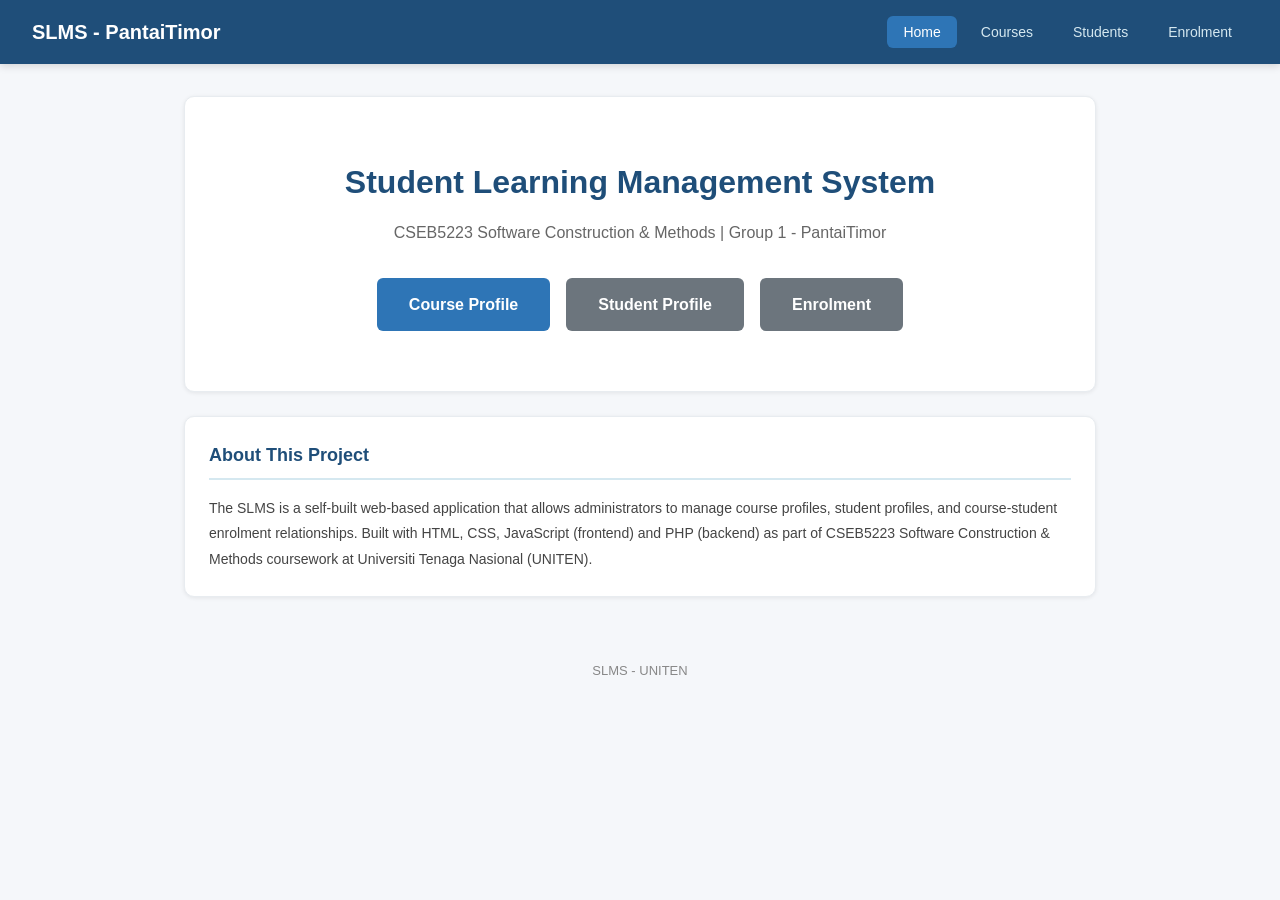
<file: index.html>
<!--
  File: index.html
  Author: Muhammad Ainul Khalis bin Mohd Radzi
  Date: 23/02/2026
  Description: Main entry point / homepage for the SLMS web application.
-->
<!DOCTYPE html>
<html lang="en">
<head>
  <meta charset="UTF-8">
  <meta name="viewport" content="width=device-width, initial-scale=1.0">
  <title>SLMS - Student Learning Management System</title>
  <link rel="stylesheet" href="assets/css/style.css">
</head>
<body>
  <nav class="navbar">
    <a href="index.html" class="navbar-brand">SLMS - PantaiTimor</a>
    <ul class="navbar-nav">
      <li><a href="index.html" class="active">Home</a></li>
      <li><a href="pages/course-profile.html">Courses</a></li>
      <li><a href="pages/student-profile.html">Students</a></li>
      <li><a href="pages/enrolment.html">Enrolment</a></li>
    </ul>
  </nav>
  <div class="container">
    <div class="card" style="text-align: center; padding: 60px 24px;">
      <h1 style="font-size: 32px; color: #1f4e79; margin-bottom: 12px;">Student Learning Management System</h1>
      <p style="font-size: 16px; color: #666; margin-bottom: 32px;">CSEB5223 Software Construction & Methods | Group 1 - PantaiTimor</p>
      <div style="display: flex; justify-content: center; gap: 16px; flex-wrap: wrap;">
        <a href="pages/course-profile.html" class="btn btn-primary" style="padding: 14px 32px; font-size: 16px;">Course Profile</a>
        <a href="pages/student-profile.html" class="btn btn-secondary" style="padding: 14px 32px; font-size: 16px;">Student Profile</a>
        <a href="pages/enrolment.html" class="btn btn-secondary" style="padding: 14px 32px; font-size: 16px;">Enrolment</a>
      </div>
    </div>
    <div class="card">
      <h2 class="card-title">About This Project</h2>
      <p style="font-size: 14px; line-height: 1.8; color: #444;">The SLMS is a self-built web-based application that allows administrators to manage course profiles, student profiles, and course-student enrolment relationships. Built with HTML, CSS, JavaScript (frontend) and PHP (backend) as part of CSEB5223 Software Construction & Methods coursework at Universiti Tenaga Nasional (UNITEN).</p>
    </div>
  </div>
  <div class="footer">SLMS - UNITEN</div>
</body>
</html>
</file>
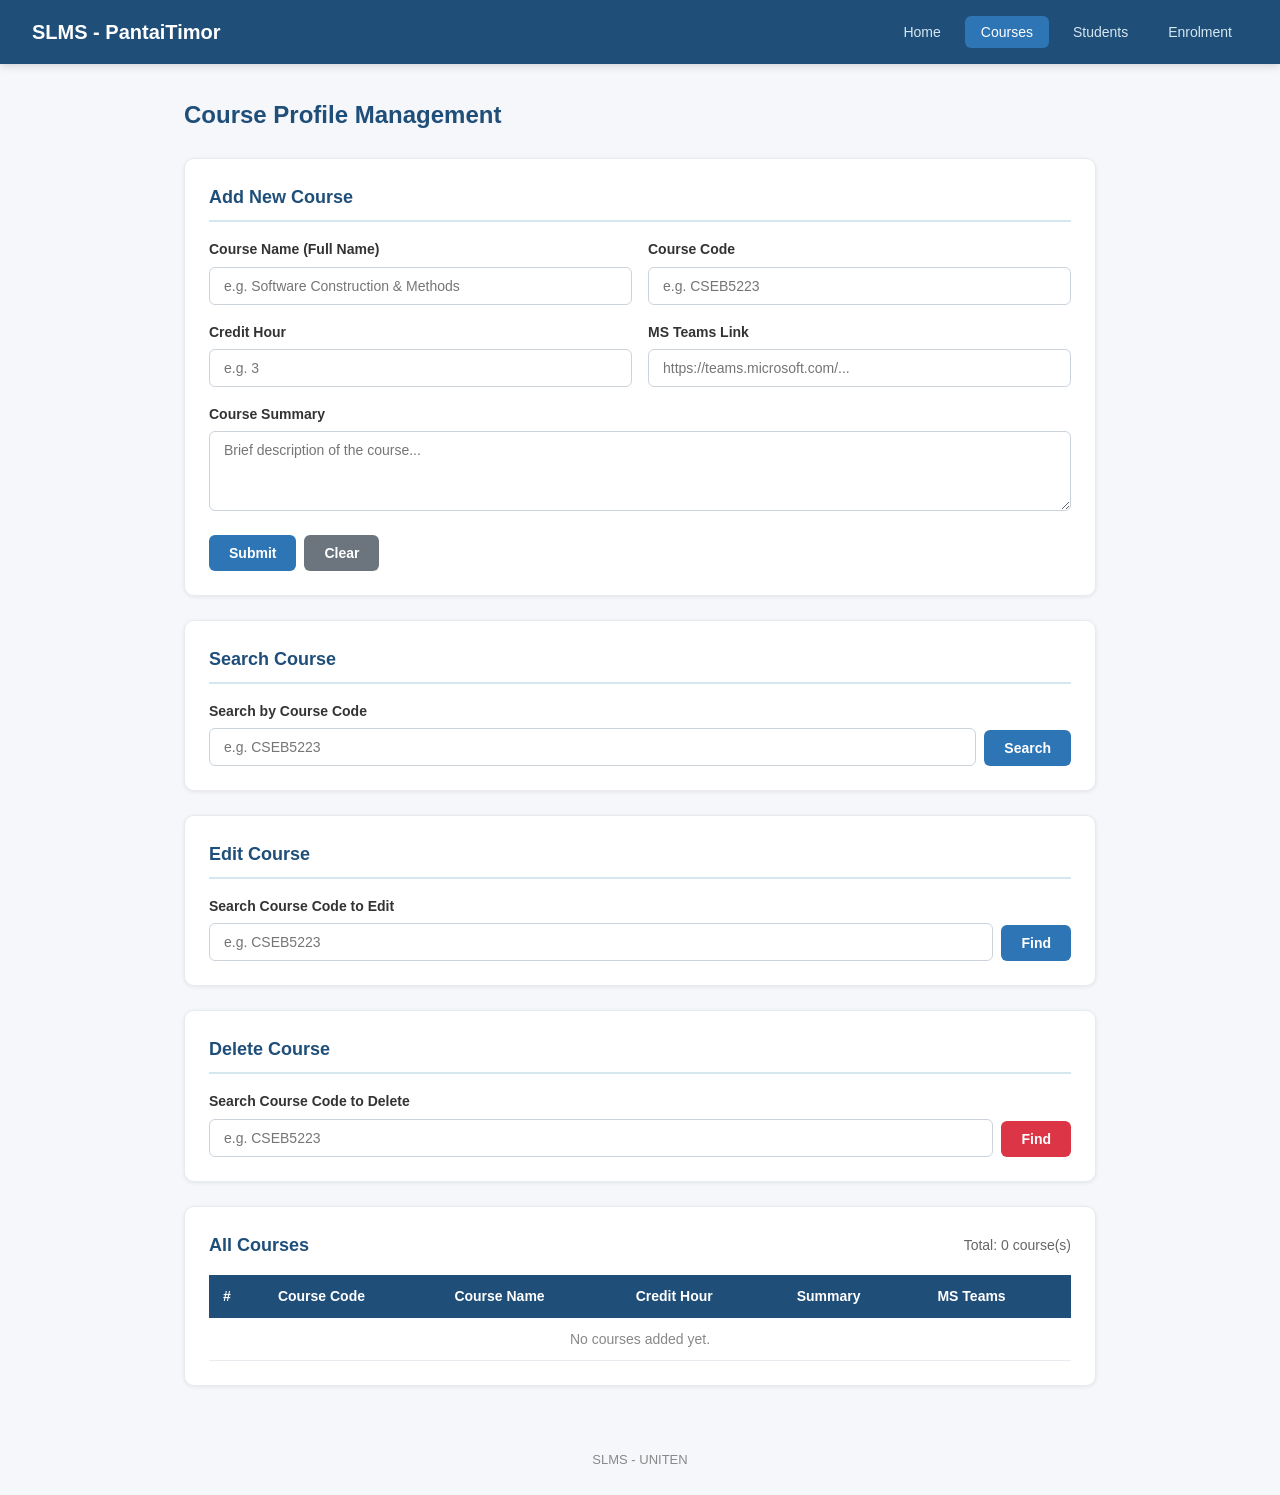
<file: pages/course-profile.html>
<!--
  File: course-profile.html
<<<<<<< HEAD
  Author: Muhammad Ainul Khalis bin Mohd Radzi
=======
  Author: Muhammad Zakariyya Bin Ahmad Radzif
>>>>>>> 94816a24fdd3259137ea09aed985450724436556
  Date: 02/03/2026
  Description: Course Profile management page. Create, Search, Edit, Delete, View All.
-->
<!DOCTYPE html>
<html lang="en">
<head>
  <meta charset="UTF-8">
  <meta name="viewport" content="width=device-width, initial-scale=1.0">
  <title>Course Profile - SLMS</title>
  <link rel="stylesheet" href="../assets/css/style.css">
</head>
<body>
  <nav class="navbar">
    <a href="../index.html" class="navbar-brand">SLMS - PantaiTimor</a>
    <ul class="navbar-nav">
      <li><a href="../index.html">Home</a></li>
      <li><a href="course-profile.html" class="active">Courses</a></li>
      <li><a href="student-profile.html">Students</a></li>
      <li><a href="enrolment.html">Enrolment</a></li>
    </ul>
  </nav>
  <div class="container">
    <h1 class="page-title">Course Profile Management</h1>
    <!-- CREATE -->
    <div class="card">
      <h2 class="card-title">Add New Course</h2>
      <div id="createMessage" class="message"></div>
      <form id="courseForm">
        <div class="form-row"><div class="form-group"><label for="courseName">Course Name (Full Name)</label><input type="text" id="courseName" placeholder="e.g. Software Construction & Methods" required></div><div class="form-group"><label for="courseCode">Course Code</label><input type="text" id="courseCode" placeholder="e.g. CSEB5223" required></div></div>
        <div class="form-row"><div class="form-group"><label for="creditHour">Credit Hour</label><input type="number" id="creditHour" min="1" max="6" placeholder="e.g. 3" required></div><div class="form-group"><label for="msTeamsLink">MS Teams Link</label><input type="url" id="msTeamsLink" placeholder="https://teams.microsoft.com/..."></div></div>
        <div class="form-group"><label for="courseSummary">Course Summary</label><textarea id="courseSummary" placeholder="Brief description of the course..." required></textarea></div>
        <div class="btn-group"><button type="submit" class="btn btn-primary">Submit</button><button type="reset" class="btn btn-secondary">Clear</button></div>
      </form>
    </div>
    <!-- SEARCH -->
    <div class="card">
      <h2 class="card-title">Search Course</h2>
      <div id="searchMessage" class="message"></div>
      <form id="searchForm"><div class="search-bar"><div class="form-group"><label for="searchCode">Search by Course Code</label><input type="text" id="searchCode" placeholder="e.g. CSEB5223"></div><button type="submit" class="btn btn-primary">Search</button></div></form>
      <div id="searchResult" class="course-detail" style="margin-top:16px"></div>
    </div>
    <!-- EDIT -->
    <div class="card">
      <h2 class="card-title">Edit Course</h2>
      <div id="editMessage" class="message"></div>
      <form id="editSearchForm"><div class="search-bar"><div class="form-group"><label for="editSearchCode">Search Course Code to Edit</label><input type="text" id="editSearchCode" placeholder="e.g. CSEB5223"></div><button type="submit" class="btn btn-primary">Find</button></div></form>
      <div id="editFormContainer" class="course-detail" style="margin-top:16px">
        <form id="editForm">
          <div class="form-group"><label for="editCourseCode">Course Code (cannot be changed)</label><input type="text" id="editCourseCode" readonly style="background-color:#e9ecef;cursor:not-allowed"></div>
          <div class="form-group"><label for="editCourseName">Course Name</label><input type="text" id="editCourseName" required></div>
          <div class="form-row"><div class="form-group"><label for="editCreditHour">Credit Hour</label><input type="number" id="editCreditHour" min="1" max="6" required></div><div class="form-group"><label for="editMsTeamsLink">MS Teams Link</label><input type="url" id="editMsTeamsLink"></div></div>
          <div class="form-group"><label for="editCourseSummary">Course Summary</label><textarea id="editCourseSummary" required></textarea></div>
          <div class="btn-group"><button type="submit" class="btn btn-primary">Save Changes</button><button type="button" class="btn btn-secondary" onclick="hideEditForm()">Cancel</button></div>
        </form>
      </div>
      <div id="editedResult" class="course-detail" style="margin-top:16px"></div>
    </div>
    <!-- DELETE -->
    <div class="card">
      <h2 class="card-title">Delete Course</h2>
      <div id="deleteMessage" class="message"></div>
      <form id="deleteSearchForm"><div class="search-bar"><div class="form-group"><label for="deleteSearchCode">Search Course Code to Delete</label><input type="text" id="deleteSearchCode" placeholder="e.g. CSEB5223"></div><button type="submit" class="btn btn-danger">Find</button></div></form>
      <div id="deleteConfirmContainer" class="course-detail" style="margin-top:16px"></div>
    </div>
    <!-- VIEW ALL -->
    <div class="card">
      <div style="display:flex;justify-content:space-between;align-items:center;margin-bottom:16px"><h2 class="card-title" style="margin-bottom:0;border-bottom:none;padding-bottom:0">All Courses</h2><span id="totalCourses" style="font-size:14px;color:#666">Total: 0 course(s)</span></div>
      <div class="table-container"><table><thead><tr><th>#</th><th>Course Code</th><th>Course Name</th><th>Credit Hour</th><th>Summary</th><th>MS Teams</th></tr></thead><tbody id="courseTableBody"><tr><td colspan="6" style="text-align:center;color:#888">No courses added yet.</td></tr></tbody></table></div>
    </div>
  </div>
  <div class="footer">SLMS - UNITEN</div>
  <script src="../assets/js/course-handler.js"></script>
</body>
</html>
</file>
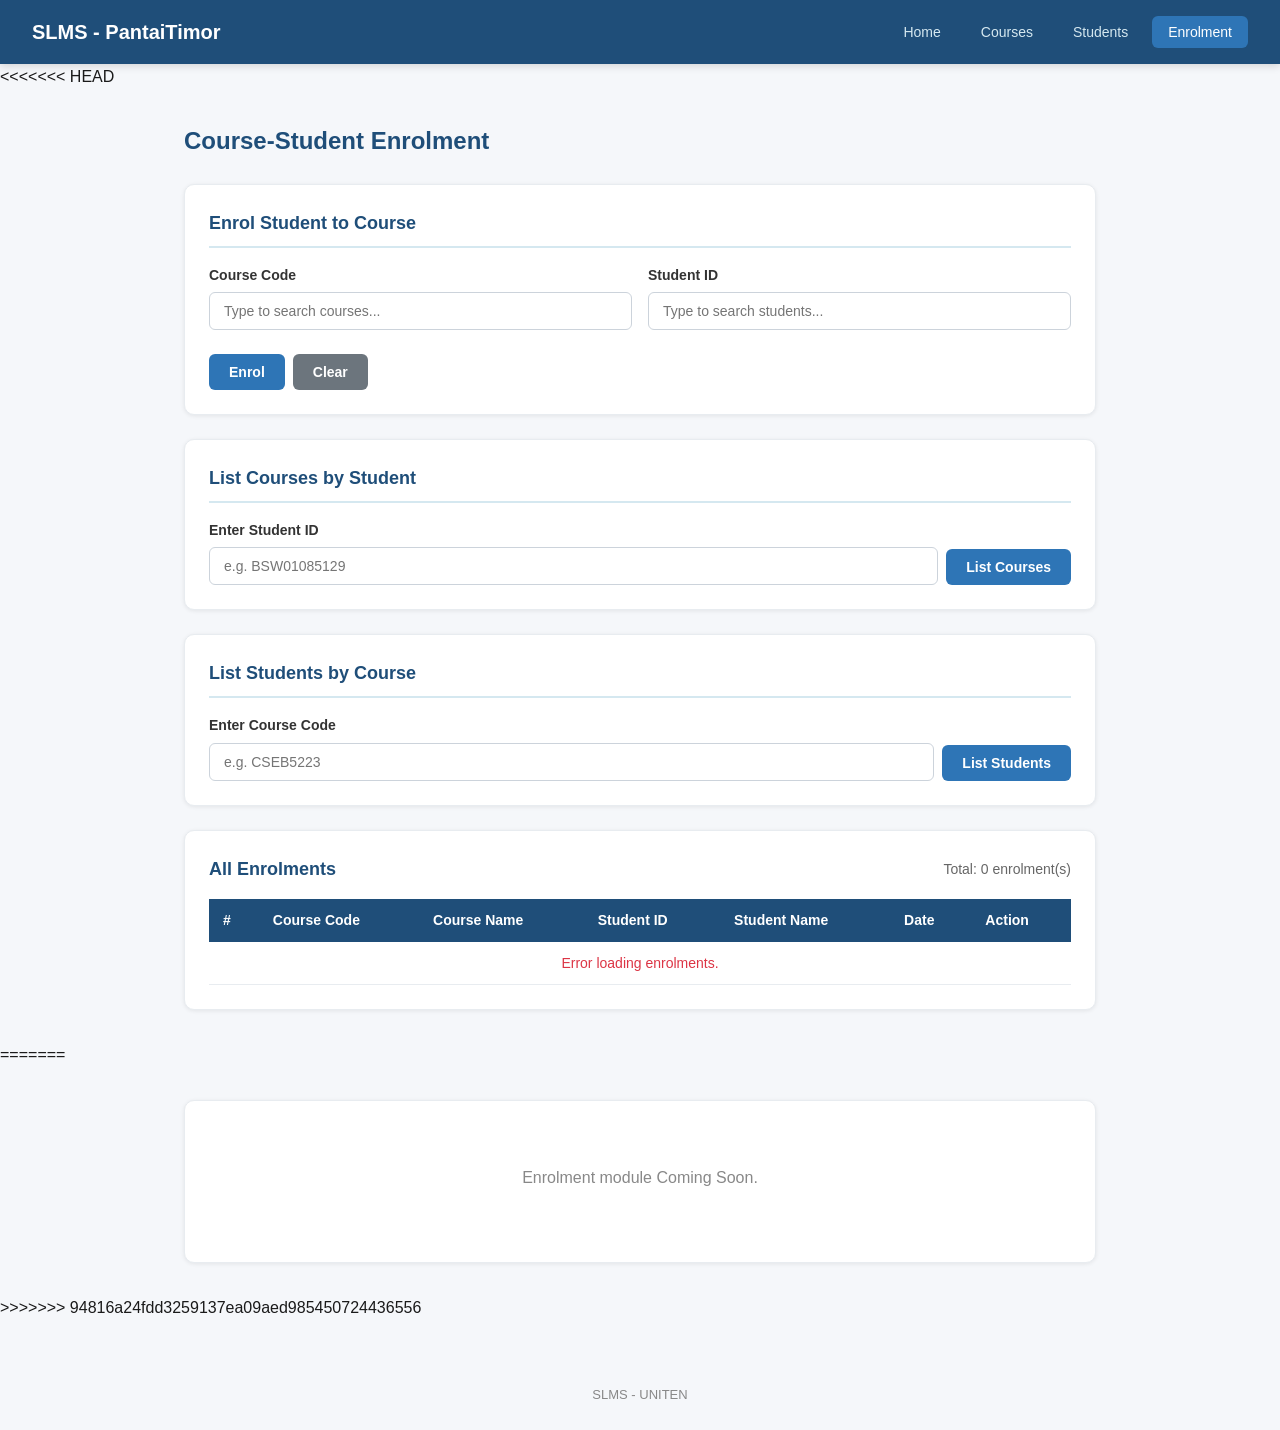
<file: pages/enrolment.html>
<!--
  File: enrolment.html
  Author: Muhammad Ainul Khalis bin Mohd Radzi
  Date: 30/03/2026
  Description: Enrolment management page. Enrol students to courses,
               list courses by student, list students by course, view all.
-->
<!DOCTYPE html>
<html lang="en">
<head>
  <meta charset="UTF-8">
  <meta name="viewport" content="width=device-width, initial-scale=1.0">
  <title>Enrolment - SLMS</title>
  <link rel="stylesheet" href="../assets/css/style.css">
</head>
<body>
  <nav class="navbar">
    <a href="../index.html" class="navbar-brand">SLMS - PantaiTimor</a>
    <ul class="navbar-nav">
      <li><a href="../index.html">Home</a></li>
      <li><a href="course-profile.html">Courses</a></li>
      <li><a href="student-profile.html">Students</a></li>
      <li><a href="enrolment.html" class="active">Enrolment</a></li>
    </ul>
  </nav>
<<<<<<< HEAD

  <div class="container">
    <h1 class="page-title">Course-Student Enrolment</h1>

    <!-- ENROL -->
    <div class="card">
      <h2 class="card-title">Enrol Student to Course</h2>
      <div id="enrolMessage" class="message"></div>
      <form id="enrolForm">
        <div class="form-row">
          <div class="form-group">
            <label for="enrolCourseCode">Course Code</label>
            <input type="text" id="enrolCourseCode" list="courseList1" placeholder="Type to search courses..." required>
            <datalist id="courseList1" class="course-suggestions"></datalist>
          </div>
          <div class="form-group">
            <label for="enrolStudentId">Student ID</label>
            <input type="text" id="enrolStudentId" list="studentList1" placeholder="Type to search students..." required>
            <datalist id="studentList1" class="student-suggestions"></datalist>
          </div>
        </div>
        <div class="btn-group">
          <button type="submit" class="btn btn-primary">Enrol</button>
          <button type="reset" class="btn btn-secondary">Clear</button>
        </div>
      </form>
    </div>

    <!-- LIST COURSES BY STUDENT -->
    <div class="card">
      <h2 class="card-title">List Courses by Student</h2>
      <div id="listCoursesMessage" class="message"></div>
      <form id="listCoursesForm">
        <div class="search-bar">
          <div class="form-group">
            <label for="listCoursesStudentId">Enter Student ID</label>
            <input type="text" id="listCoursesStudentId" list="studentList2" placeholder="e.g. BSW01085129">
            <datalist id="studentList2" class="student-suggestions"></datalist>
          </div>
          <button type="submit" class="btn btn-primary">List Courses</button>
        </div>
      </form>
      <div id="listCoursesResult" class="course-detail" style="margin-top:16px"></div>
    </div>

    <!-- LIST STUDENTS BY COURSE -->
    <div class="card">
      <h2 class="card-title">List Students by Course</h2>
      <div id="listStudentsMessage" class="message"></div>
      <form id="listStudentsForm">
        <div class="search-bar">
          <div class="form-group">
            <label for="listStudentsCourseCode">Enter Course Code</label>
            <input type="text" id="listStudentsCourseCode" list="courseList2" placeholder="e.g. CSEB5223">
            <datalist id="courseList2" class="course-suggestions"></datalist>
          </div>
          <button type="submit" class="btn btn-primary">List Students</button>
        </div>
      </form>
      <div id="listStudentsResult" class="course-detail" style="margin-top:16px"></div>
    </div>

    <!-- VIEW ALL ENROLMENTS -->
    <div class="card">
      <div style="display:flex;justify-content:space-between;align-items:center;margin-bottom:16px">
        <h2 class="card-title" style="margin-bottom:0;border-bottom:none;padding-bottom:0">All Enrolments</h2>
        <span id="totalEnrolments" style="font-size:14px;color:#666">Total: 0 enrolment(s)</span>
      </div>
      <div class="table-container">
        <table>
          <thead>
            <tr>
              <th>#</th>
              <th>Course Code</th>
              <th>Course Name</th>
              <th>Student ID</th>
              <th>Student Name</th>
              <th>Date</th>
              <th>Action</th>
            </tr>
          </thead>
          <tbody id="enrolmentTableBody">
            <tr><td colspan="7" style="text-align:center;color:#888">No enrolments yet.</td></tr>
          </tbody>
        </table>
      </div>
    </div>
  </div>

=======
  <div class="container"><div class="card"><div class="empty-state"><p>Enrolment module Coming Soon.</p></div></div></div>
>>>>>>> 94816a24fdd3259137ea09aed985450724436556
  <div class="footer">SLMS - UNITEN</div>
  <script src="../assets/js/enrolment-handler.js"></script>
</body>
</html>
</file>
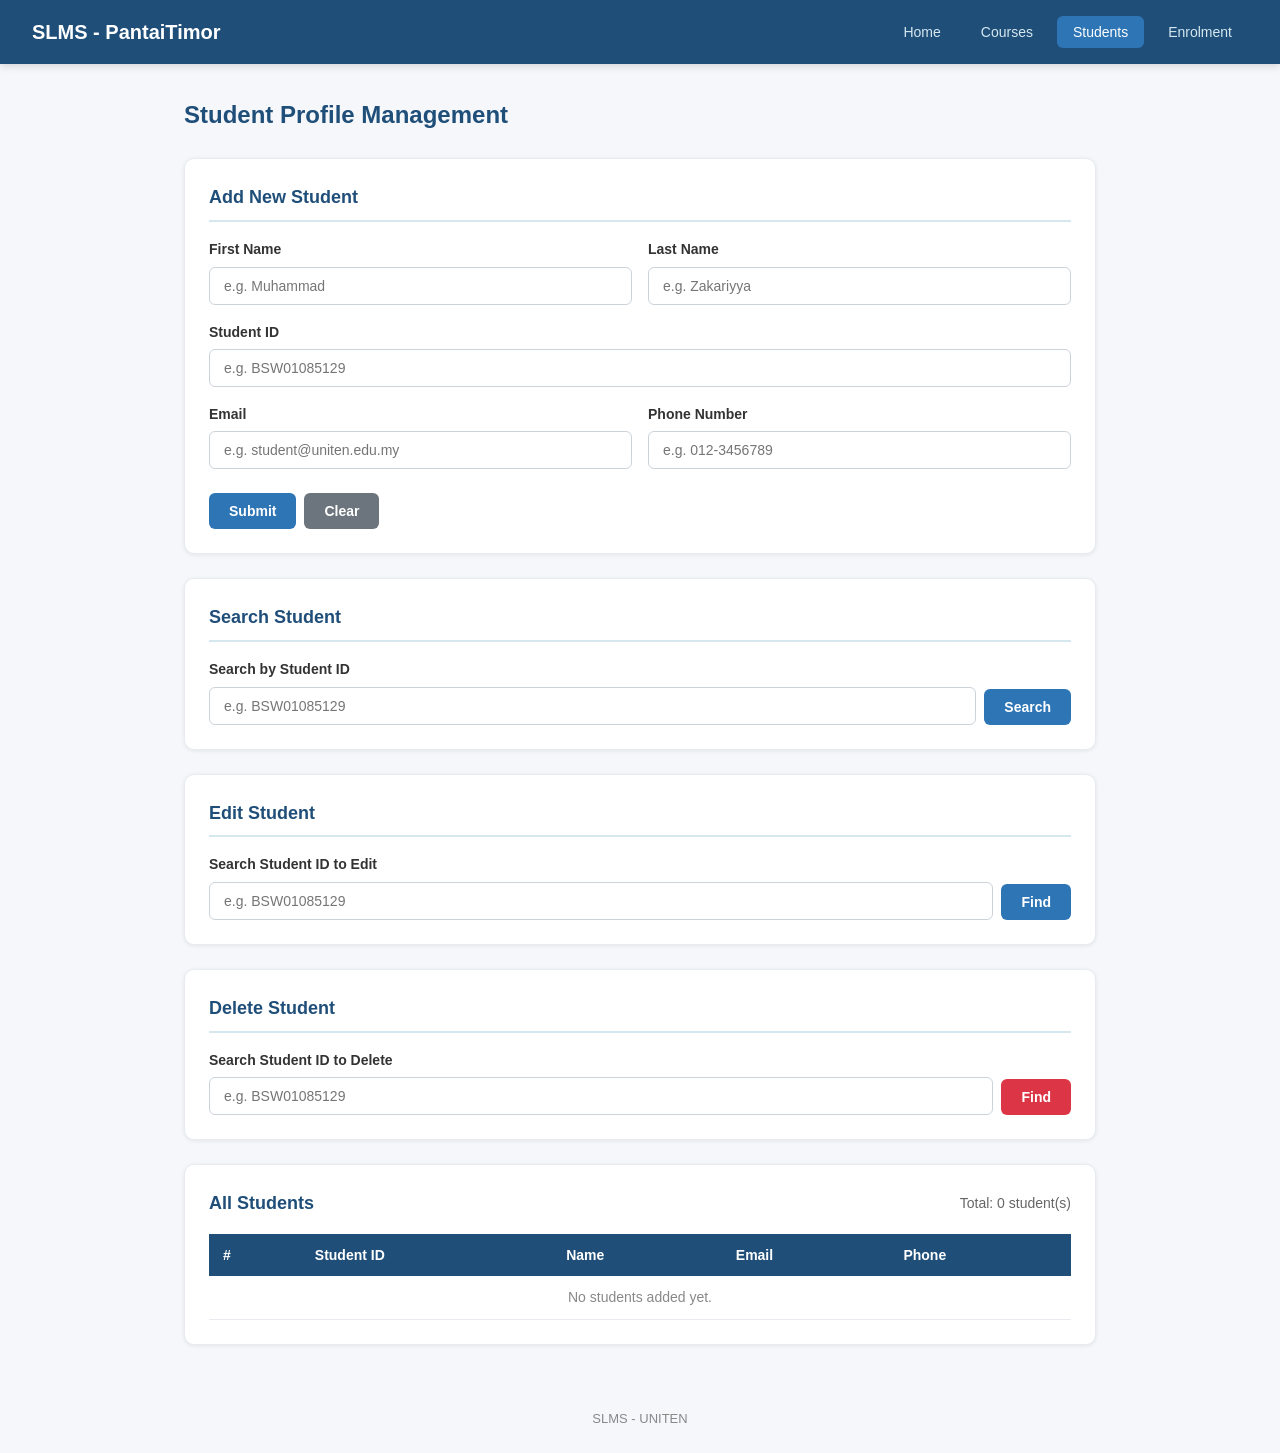
<file: pages/student-profile.html>
<!--
  File: student-profile.html
<<<<<<< HEAD
  Author: Muhammad Ainul Khalis bin Mohd Radzi
=======
  Author: Muhammad Zakariyya Bin Ahmad Radzif
>>>>>>> 94816a24fdd3259137ea09aed985450724436556
  Date: 09/03/2026
  Description: Student Profile management page. Create, Search, Edit, Delete, View All.
-->
<!DOCTYPE html>
<html lang="en">
<head>
  <meta charset="UTF-8">
  <meta name="viewport" content="width=device-width, initial-scale=1.0">
  <title>Student Profile - SLMS</title>
  <link rel="stylesheet" href="../assets/css/style.css">
</head>
<body>
  <nav class="navbar">
    <a href="../index.html" class="navbar-brand">SLMS - PantaiTimor</a>
    <ul class="navbar-nav">
      <li><a href="../index.html">Home</a></li>
      <li><a href="course-profile.html">Courses</a></li>
      <li><a href="student-profile.html" class="active">Students</a></li>
      <li><a href="enrolment.html">Enrolment</a></li>
    </ul>
  </nav>
  <div class="container">
    <h1 class="page-title">Student Profile Management</h1>
    <!-- CREATE -->
    <div class="card">
      <h2 class="card-title">Add New Student</h2>
      <div id="createStudentMessage" class="message"></div>
      <form id="studentForm">
        <div class="form-row"><div class="form-group"><label for="firstName">First Name</label><input type="text" id="firstName" placeholder="e.g. Muhammad" required></div><div class="form-group"><label for="lastName">Last Name</label><input type="text" id="lastName" placeholder="e.g. Zakariyya" required></div></div>
        <div class="form-group"><label for="studentId">Student ID</label><input type="text" id="studentId" placeholder="e.g. BSW01085129" required></div>
        <div class="form-row"><div class="form-group"><label for="studentEmail">Email</label><input type="email" id="studentEmail" placeholder="e.g. student@uniten.edu.my" required></div><div class="form-group"><label for="phoneNumber">Phone Number</label><input type="tel" id="phoneNumber" placeholder="e.g. 012-3456789" required></div></div>
        <div class="btn-group"><button type="submit" class="btn btn-primary">Submit</button><button type="reset" class="btn btn-secondary">Clear</button></div>
      </form>
    </div>
    <!-- SEARCH -->
    <div class="card">
      <h2 class="card-title">Search Student</h2>
      <div id="searchStudentMessage" class="message"></div>
      <form id="searchStudentForm"><div class="search-bar"><div class="form-group"><label for="searchStudentId">Search by Student ID</label><input type="text" id="searchStudentId" placeholder="e.g. BSW01085129"></div><button type="submit" class="btn btn-primary">Search</button></div></form>
      <div id="searchStudentResult" class="course-detail" style="margin-top:16px"></div>
    </div>
    <!-- EDIT -->
    <div class="card">
      <h2 class="card-title">Edit Student</h2>
      <div id="editStudentMessage" class="message"></div>
      <form id="editSearchStudentForm"><div class="search-bar"><div class="form-group"><label for="editSearchStudentId">Search Student ID to Edit</label><input type="text" id="editSearchStudentId" placeholder="e.g. BSW01085129"></div><button type="submit" class="btn btn-primary">Find</button></div></form>
      <div id="editStudentFormContainer" class="course-detail" style="margin-top:16px">
        <form id="editStudentForm">
          <div class="form-group"><label for="editStudentId">Student ID (cannot be changed)</label><input type="text" id="editStudentId" readonly style="background-color:#e9ecef;cursor:not-allowed"></div>
          <div class="form-row"><div class="form-group"><label for="editFirstName">First Name</label><input type="text" id="editFirstName" required></div><div class="form-group"><label for="editLastName">Last Name</label><input type="text" id="editLastName" required></div></div>
          <div class="form-row"><div class="form-group"><label for="editStudentEmail">Email</label><input type="email" id="editStudentEmail" required></div><div class="form-group"><label for="editPhoneNumber">Phone Number</label><input type="tel" id="editPhoneNumber" required></div></div>
          <div class="btn-group"><button type="submit" class="btn btn-primary">Save Changes</button><button type="button" class="btn btn-secondary" onclick="hideEditStudentForm()">Cancel</button></div>
        </form>
      </div>
      <div id="editedStudentResult" class="course-detail" style="margin-top:16px"></div>
    </div>
    <!-- DELETE -->
    <div class="card">
      <h2 class="card-title">Delete Student</h2>
      <div id="deleteStudentMessage" class="message"></div>
      <form id="deleteSearchStudentForm"><div class="search-bar"><div class="form-group"><label for="deleteSearchStudentId">Search Student ID to Delete</label><input type="text" id="deleteSearchStudentId" placeholder="e.g. BSW01085129"></div><button type="submit" class="btn btn-danger">Find</button></div></form>
      <div id="deleteStudentConfirmContainer" class="course-detail" style="margin-top:16px"></div>
    </div>
    <!-- VIEW ALL -->
    <div class="card">
      <div style="display:flex;justify-content:space-between;align-items:center;margin-bottom:16px"><h2 class="card-title" style="margin-bottom:0;border-bottom:none;padding-bottom:0">All Students</h2><span id="totalStudents" style="font-size:14px;color:#666">Total: 0 student(s)</span></div>
      <div class="table-container"><table><thead><tr><th>#</th><th>Student ID</th><th>Name</th><th>Email</th><th>Phone</th></tr></thead><tbody id="studentTableBody"><tr><td colspan="5" style="text-align:center;color:#888">No students added yet.</td></tr></tbody></table></div>
    </div>
  </div>
  <div class="footer">SLMS - UNITEN</div>
  <script src="../assets/js/student-handler.js"></script>
</body>
</html>
</file>
<file: assets/css/style.css>
/*
 * File: style.css
 * Author: Muhammad Zakariyya Bin Ahmad Radzif
 * Date: 23/02/2026
 * Description: Global stylesheet for the SLMS web application.
 */
*{margin:0;padding:0;box-sizing:border-box}
body{font-family:'Segoe UI',Arial,sans-serif;background-color:#f5f7fa;color:#1a1a1a;line-height:1.6}
.navbar{background-color:#1f4e79;padding:16px 32px;display:flex;align-items:center;justify-content:space-between;box-shadow:0 2px 8px rgba(0,0,0,.15)}
.navbar-brand{color:#fff;font-size:20px;font-weight:700;text-decoration:none}
.navbar-nav{display:flex;gap:8px;list-style:none}
.navbar-nav a{color:#d5e8f0;text-decoration:none;padding:8px 16px;border-radius:6px;font-size:14px;transition:background-color .2s}
.navbar-nav a:hover,.navbar-nav a.active{background-color:#2e75b6;color:#fff}
.container{max-width:960px;margin:32px auto;padding:0 24px}
.page-title{font-size:24px;font-weight:700;color:#1f4e79;margin-bottom:24px}
.card{background-color:#fff;border-radius:10px;padding:24px;margin-bottom:24px;box-shadow:0 1px 4px rgba(0,0,0,.08);border:1px solid #e8ecf0}
.card-title{font-size:18px;font-weight:600;color:#1f4e79;margin-bottom:16px;padding-bottom:8px;border-bottom:2px solid #d5e8f0}
.form-group{margin-bottom:16px}
.form-group label{display:block;font-size:14px;font-weight:600;color:#333;margin-bottom:6px}
.form-group input,.form-group textarea,.form-group select{width:100%;padding:10px 14px;border:1px solid #ccd3db;border-radius:6px;font-size:14px;font-family:inherit;transition:border-color .2s}
.form-group input:focus,.form-group textarea:focus,.form-group select:focus{outline:none;border-color:#2e75b6;box-shadow:0 0 0 3px rgba(46,117,182,.15)}
.form-group textarea{resize:vertical;min-height:80px}
.form-row{display:grid;grid-template-columns:1fr 1fr;gap:16px}
.btn{display:inline-block;padding:10px 20px;font-size:14px;font-weight:600;border:none;border-radius:6px;cursor:pointer;transition:background-color .2s,transform .1s;font-family:inherit;text-decoration:none}
.btn:active{transform:scale(.98)}
.btn-primary{background-color:#2e75b6;color:#fff}
.btn-primary:hover{background-color:#1f4e79}
.btn-secondary{background-color:#6c757d;color:#fff}
.btn-secondary:hover{background-color:#555d64}
.btn-danger{background-color:#dc3545;color:#fff}
.btn-danger:hover{background-color:#b02a37}
.btn-group{display:flex;gap:8px;margin-top:8px}
.search-bar{display:flex;gap:8px;align-items:flex-end}
.search-bar .form-group{flex:1;margin-bottom:0}
.message{padding:12px 16px;border-radius:6px;margin-bottom:16px;font-size:14px;display:none}
.message.show{display:block}
.message-success{background-color:#d4edda;color:#155724;border:1px solid #c3e6cb}
.message-error{background-color:#f8d7da;color:#721c24;border:1px solid #f5c6cb}
.message-info{background-color:#d1ecf1;color:#0c5460;border:1px solid #bee5eb}
.course-detail{display:none}
.course-detail.show{display:block}
.detail-grid{display:grid;grid-template-columns:160px 1fr;gap:8px 16px}
.detail-label{font-weight:600;color:#555;font-size:14px}
.detail-value{font-size:14px;color:#1a1a1a}
.table-container{overflow-x:auto}
table{width:100%;border-collapse:collapse;font-size:14px}
table th{background-color:#1f4e79;color:#fff;padding:10px 14px;text-align:left;font-weight:600}
table td{padding:10px 14px;border-bottom:1px solid #e8ecf0}
table tr:nth-child(even){background-color:#f8f9fa}
table tr:hover{background-color:#eef3f8}
.empty-state{text-align:center;padding:40px 20px;color:#888}
.empty-state p{font-size:16px;margin-bottom:8px}
.footer{text-align:center;padding:24px;color:#888;font-size:13px;margin-top:40px}
</file>
